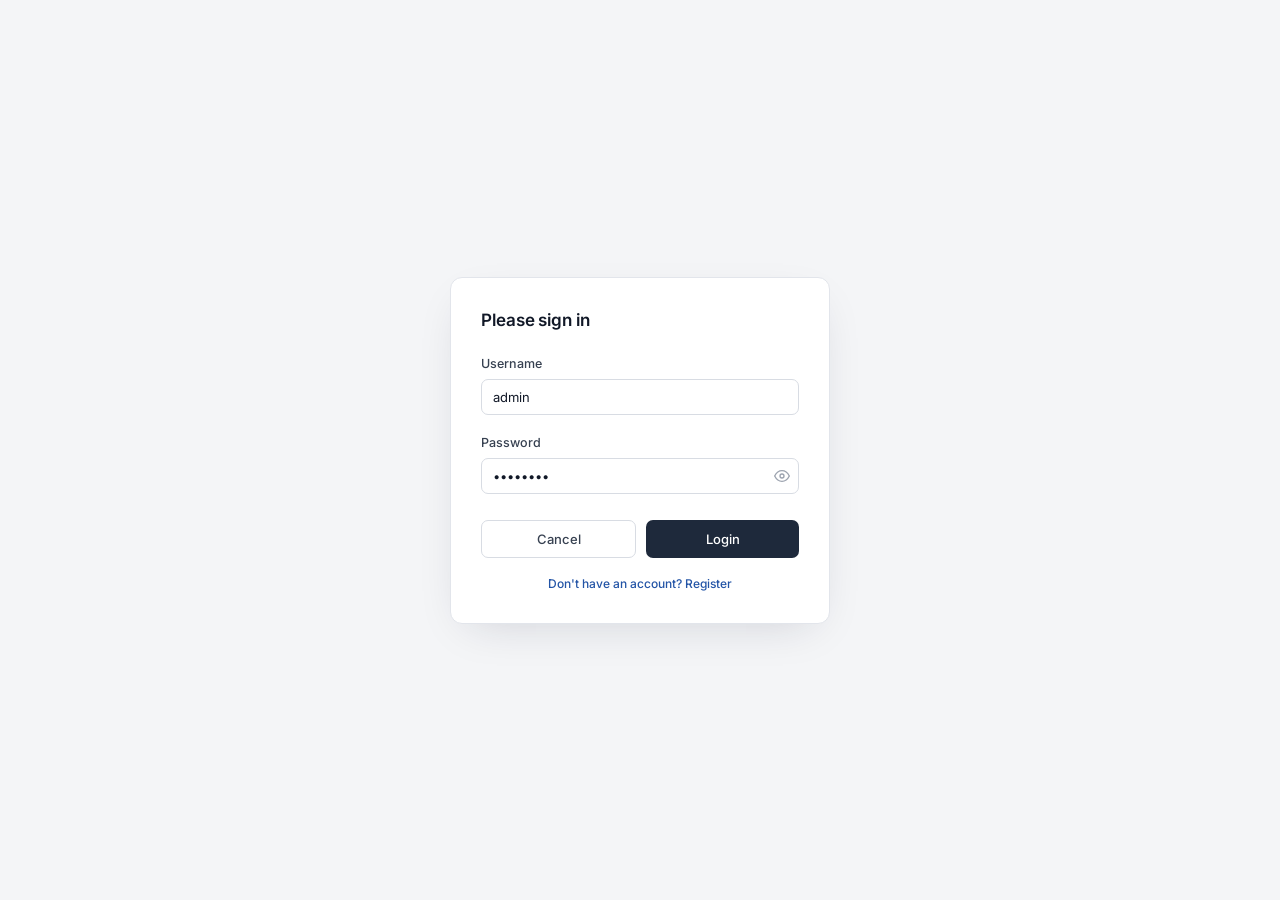
<file: dashboard/frontend/index.html>
<!DOCTYPE html>
<html lang="en">
<head>
<meta charset="utf-8">
<meta name="viewport" content="width=device-width, initial-scale=1">
<title>Incident Triage Console</title>
<link rel="stylesheet" href="style.css">
</head>
<body>
<div id="app"></div>
<script src="script.js" defer></script>
</body>
</html>
</file>
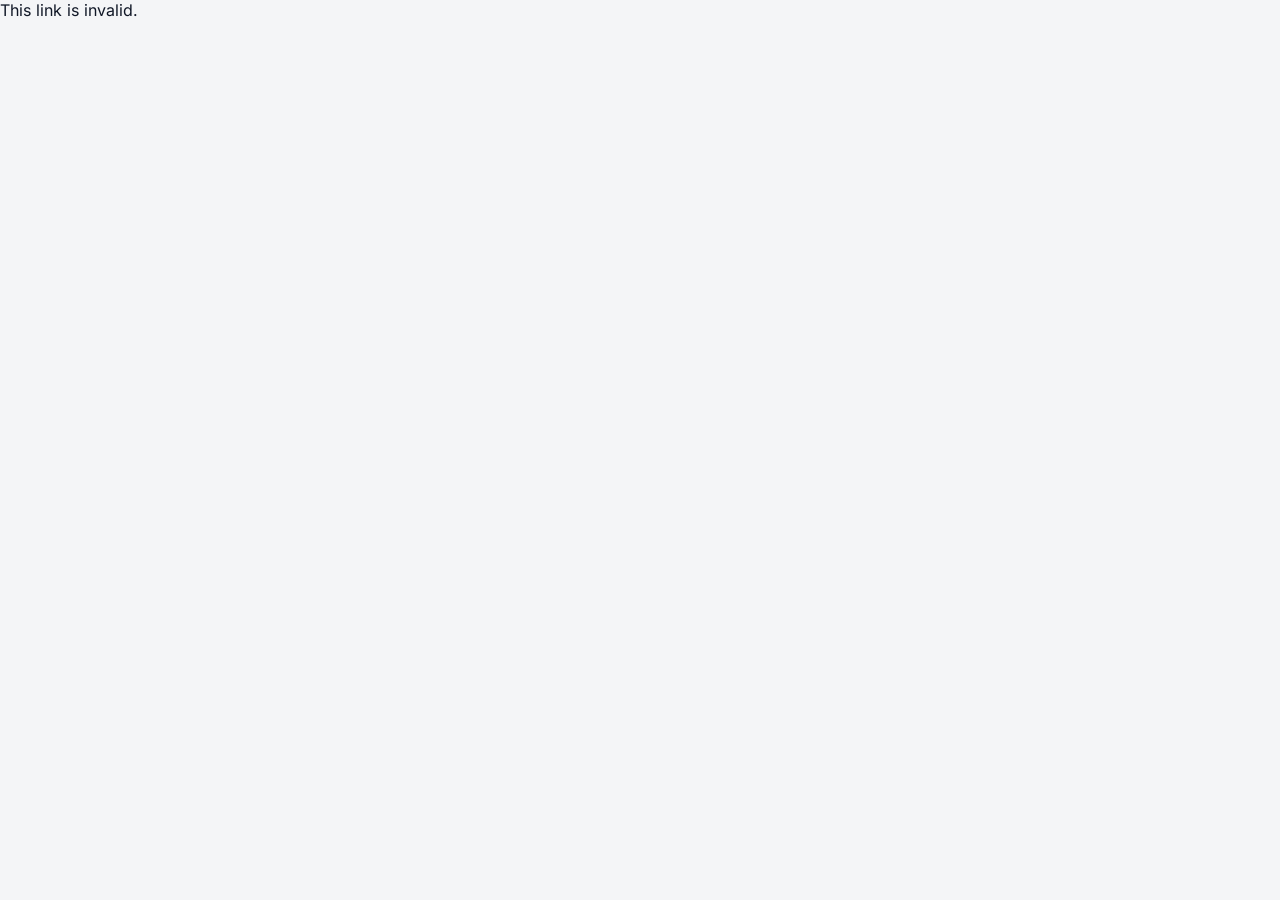
<file: dashboard/frontend/track.html>
<!DOCTYPE html>
<html lang="en">
<head>
<meta charset="utf-8">
<meta name="viewport" content="width=device-width, initial-scale=1">
<title>Track your service ticket</title>
<link rel="stylesheet" href="style.css">
</head>
<body>
<div id="track-app">Loading…</div>
<script src="track.js" defer></script>
</body>
</html>
</file>
<file: dashboard/frontend/style.css>
:root {
  color-scheme: light;

  --bg-page: #f4f5f7;
  --bg-surface: #ffffff;
  --bg-surface-hover: #f3f4f6;
  --bg-subtle: #eef0f3;
  --bg-row-hover: #f9fafb;

  --border: #e2e5eb;
  --border-strong: #d8dce3;
  --border-hover: #c7cdd6;
  --divider-subtle: #f0f0f0;

  --text-primary: #111827;
  --text-secondary: #374151;
  --text-tertiary: #475569;
  --text-muted: #6b7280;
  --text-faint: #9ca3af;
  --text-placeholder: #c7ccd4;

  --link: #334155;
  --link-hover: #1e293b;

  --accent: #2354a6;
  --accent-rgb: 35, 84, 166;
  --accent-ink: #1e293b;
  --accent-ink-hover: #0f172a;

  --danger: #b42318;
  --danger-bg: #fef2f2;
  --danger-bg-hover: #fde8e8;
  --danger-border: #fecaca;

  --success: #227a4c;
  --success-bg: #ecfdf3;
  --success-border: #a9d9b8;

  --avatar-bg: #e2e5eb;
  --avatar-text: #475569;

  --shadow-rgb: 20, 30, 55;
  --overlay-rgb: 17, 24, 39;

  --status-assigned-bg: #fde9d0;   --status-assigned-text: #9a5b16;
  --status-progress-bg: #dbe8fd;   --status-progress-text: #2354a6;
  --status-resolved-bg: #e5ddfb;   --status-resolved-text: #5b3ca6;
  --status-closed-bg: #d9f0e1;     --status-closed-text: #227a4c;

  --status-dot-assigned: #f5b8b0;
  --status-dot-progress: #f8cd9c;
  --status-dot-resolved: #c9b8f0;
  --status-dot-closed: #a9d9b8;

  --priority-warning-row: #ffe6a3;
  --priority-warning-row-hover: #ffd97d;
  --priority-warning-badge-bg: #fff3d6;
  --priority-warning-badge-text: #7a4a05;

  --priority-critical-row: #f7c3c3;
  --priority-critical-row-hover: #f3aaaa;
  --priority-critical-badge-bg: #fde0e0;
  --priority-critical-badge-text: #8f1b12;
}

@media (prefers-color-scheme: dark) {
  :root {
    color-scheme: dark;
    --bg-page: #0f1420;
    --bg-surface: #161b28;
    --bg-surface-hover: #1f2534;
    --bg-subtle: #1c2230;
    --bg-row-hover: #1a202e;

    --border: #262d3d;
    --border-strong: #323a4d;
    --border-hover: #454f66;
    --divider-subtle: #1f2534;

    --text-primary: #eef1f6;
    --text-secondary: #c3c9d6;
    --text-tertiary: #a7afc2;
    --text-muted: #8993a8;
    --text-faint: #626b81;
    --text-placeholder: #454f66;

    --link: #b7c0d6;
    --link-hover: #eef1f6;

    --accent: #6ba0e6;
    --accent-rgb: 107, 160, 230;
    --accent-ink: #3b6fc4;
    --accent-ink-hover: #4a7dd1;

    --danger: #f2685c;
    --danger-bg: #2a1615;
    --danger-bg-hover: #351a19;
    --danger-border: #4a2422;

    --success: #4ade9b;
    --success-bg: #122a1f;
    --success-border: #1f4a34;

    --avatar-bg: #262d3d;
    --avatar-text: #c3c9d6;

    --shadow-rgb: 0, 0, 0;
    --overlay-rgb: 5, 8, 15;

    --status-assigned-bg: #2e2410;   --status-assigned-text: #f0b95c;
    --status-progress-bg: #16233b;   --status-progress-text: #7fb0f2;
    --status-resolved-bg: #241a3b;   --status-resolved-text: #c9aef2;
    --status-closed-bg: #122a1f;     --status-closed-text: #4ade9b;

    --status-dot-assigned: #f0b95c;
    --status-dot-progress: #7fb0f2;
    --status-dot-resolved: #c9aef2;
    --status-dot-closed: #4ade9b;

    --priority-warning-row: #5c4110;
    --priority-warning-row-hover: #715012;
    --priority-warning-badge-bg: #3a2e14;
    --priority-warning-badge-text: #f7c873;

    --priority-critical-row: #5c211d;
    --priority-critical-row-hover: #712923;
    --priority-critical-badge-bg: #351a19;
    --priority-critical-badge-text: #f79c94;
  }
}

/* Explicit overrides for the in-app toggle (script.js sets data-theme on
   <html>) - these win over the OS-preference query in both directions, so a
   manual choice always beats prefers-color-scheme. */
:root[data-theme="dark"] {
  color-scheme: dark;
  --bg-page: #0f1420;
  --bg-surface: #161b28;
  --bg-surface-hover: #1f2534;
  --bg-subtle: #1c2230;
  --bg-row-hover: #1a202e;

  --border: #262d3d;
  --border-strong: #323a4d;
  --border-hover: #454f66;
  --divider-subtle: #1f2534;

  --text-primary: #eef1f6;
  --text-secondary: #c3c9d6;
  --text-tertiary: #a7afc2;
  --text-muted: #8993a8;
  --text-faint: #626b81;
  --text-placeholder: #454f66;

  --link: #b7c0d6;
  --link-hover: #eef1f6;

  --accent: #6ba0e6;
  --accent-rgb: 107, 160, 230;
  --accent-ink: #3b6fc4;
  --accent-ink-hover: #4a7dd1;

  --danger: #f2685c;
  --danger-bg: #2a1615;
  --danger-bg-hover: #351a19;
  --danger-border: #4a2422;

  --success: #4ade9b;
  --success-bg: #122a1f;
  --success-border: #1f4a34;

  --avatar-bg: #262d3d;
  --avatar-text: #c3c9d6;

  --shadow-rgb: 0, 0, 0;
  --overlay-rgb: 5, 8, 15;

  --status-assigned-bg: #2e2410;   --status-assigned-text: #f0b95c;
  --status-progress-bg: #16233b;   --status-progress-text: #7fb0f2;
  --status-resolved-bg: #241a3b;   --status-resolved-text: #c9aef2;
  --status-closed-bg: #122a1f;     --status-closed-text: #4ade9b;

  --status-dot-assigned: #f0b95c;
  --status-dot-progress: #7fb0f2;
  --status-dot-resolved: #c9aef2;
  --status-dot-closed: #4ade9b;

  --priority-warning-row: #5c4110;
  --priority-warning-row-hover: #715012;
  --priority-warning-badge-bg: #3a2e14;
  --priority-warning-badge-text: #f7c873;

  --priority-critical-row: #5c211d;
  --priority-critical-row-hover: #712923;
  --priority-critical-badge-bg: #351a19;
  --priority-critical-badge-text: #f79c94;
}
:root[data-theme="light"] {
  color-scheme: light;
  --bg-page: #f4f5f7; --bg-surface: #ffffff; --bg-surface-hover: #f3f4f6;
  --bg-subtle: #eef0f3; --bg-row-hover: #f9fafb;
  --border: #e2e5eb; --border-strong: #d8dce3; --border-hover: #c7cdd6; --divider-subtle: #f0f0f0;
  --text-primary: #111827; --text-secondary: #374151; --text-tertiary: #475569;
  --text-muted: #6b7280; --text-faint: #9ca3af; --text-placeholder: #c7ccd4;
  --link: #334155; --link-hover: #1e293b;
  --accent: #2354a6; --accent-rgb: 35, 84, 166;
  --accent-ink: #1e293b; --accent-ink-hover: #0f172a;
  --danger: #b42318; --danger-bg: #fef2f2; --danger-bg-hover: #fde8e8; --danger-border: #fecaca;
  --success: #227a4c; --success-bg: #ecfdf3; --success-border: #a9d9b8;
  --avatar-bg: #e2e5eb; --avatar-text: #475569;
  --shadow-rgb: 20, 30, 55; --overlay-rgb: 17, 24, 39;
  --status-assigned-bg: #fde9d0; --status-assigned-text: #9a5b16;
  --status-progress-bg: #dbe8fd; --status-progress-text: #2354a6;
  --status-resolved-bg: #e5ddfb; --status-resolved-text: #5b3ca6;
  --status-closed-bg: #d9f0e1;   --status-closed-text: #227a4c;
  --status-dot-assigned: #f5b8b0; --status-dot-progress: #f8cd9c;
  --status-dot-resolved: #c9b8f0; --status-dot-closed: #a9d9b8;
  --priority-warning-row: #ffe6a3; --priority-warning-row-hover: #ffd97d;
  --priority-warning-badge-bg: #fff3d6; --priority-warning-badge-text: #7a4a05;
  --priority-critical-row: #f7c3c3; --priority-critical-row-hover: #f3aaaa;
  --priority-critical-badge-bg: #fde0e0; --priority-critical-badge-text: #8f1b12;
}

/* Self-hosted (no Google Fonts CDN call) - Inter ships as a single variable
   file covering weights 400-700 in one download; IBM Plex Mono doesn't have
   a variable build so each weight is its own static file. Latin subset only
   - the UI's Thai strings already render via the system-ui/sans-serif
   fallback today (the CDN version never served Thai glyphs for these
   families either), so this is a hosting change, not a coverage change. */
@font-face {
  font-family: 'Inter';
  font-style: normal;
  font-weight: 400 700;
  font-display: swap;
  src: url('fonts/inter-var-latin.woff2') format('woff2');
  unicode-range: U+0000-00FF, U+0131, U+0152-0153, U+02BB-02BC, U+02C6, U+02DA, U+02DC, U+0304, U+0308, U+0329, U+2000-206F, U+20AC, U+2122, U+2191, U+2193, U+2212, U+2215, U+FEFF, U+FFFD;
}
@font-face {
  font-family: 'IBM Plex Mono';
  font-style: normal;
  font-weight: 400;
  font-display: swap;
  src: url('fonts/plex-mono-400-latin.woff2') format('woff2');
  unicode-range: U+0000-00FF, U+0131, U+0152-0153, U+02BB-02BC, U+02C6, U+02DA, U+02DC, U+0304, U+0308, U+0329, U+2000-206F, U+20AC, U+2122, U+2191, U+2193, U+2212, U+2215, U+FEFF, U+FFFD;
}
@font-face {
  font-family: 'IBM Plex Mono';
  font-style: normal;
  font-weight: 600;
  font-display: swap;
  src: url('fonts/plex-mono-600-latin.woff2') format('woff2');
  unicode-range: U+0000-00FF, U+0131, U+0152-0153, U+02BB-02BC, U+02C6, U+02DA, U+02DC, U+0304, U+0308, U+0329, U+2000-206F, U+20AC, U+2122, U+2191, U+2193, U+2212, U+2215, U+FEFF, U+FFFD;
}
@font-face {
  font-family: 'IBM Plex Mono';
  font-style: normal;
  font-weight: 700;
  font-display: swap;
  src: url('fonts/plex-mono-700-latin.woff2') format('woff2');
  unicode-range: U+0000-00FF, U+0131, U+0152-0153, U+02BB-02BC, U+02C6, U+02DA, U+02DC, U+0304, U+0308, U+0329, U+2000-206F, U+20AC, U+2122, U+2191, U+2193, U+2212, U+2215, U+FEFF, U+FFFD;
}

* { margin: 0; padding: 0; box-sizing: border-box; }

body {
  background: var(--bg-page);
  font-family: 'Inter', system-ui, sans-serif;
  color: var(--text-primary);
}
a { color: var(--link); }
a:hover { color: var(--link-hover); }
input::placeholder { color: var(--text-placeholder); }
select { appearance: none; -webkit-appearance: none; }
button { font-family: inherit; }

.mono { font-family: 'IBM Plex Mono', monospace; }

/* ---------- API error banner (shown on any view) ---------- */
.api-error {
  display: flex;
  align-items: center;
  justify-content: space-between;
  gap: 12px;
  margin-bottom: 16px;
  font-size: 12.5px;
  color: var(--danger);
  background: var(--danger-bg);
  border: 1px solid var(--danger-border);
  border-radius: 7px;
  padding: 8px 12px;
}
.api-error button {
  border: none;
  background: transparent;
  color: var(--danger);
  cursor: pointer;
  font-size: 13px;
  line-height: 1;
  padding: 2px 4px;
}

/* ---------- Login ---------- */
.login-page {
  min-height: 100vh;
  display: flex;
  align-items: center;
  justify-content: center;
  padding: 24px;
}
.login-card {
  width: 380px;
  background: var(--bg-surface);
  border: 1px solid var(--border);
  border-radius: 12px;
  padding: 32px 30px;
  box-shadow: 0 14px 44px -18px rgba(var(--shadow-rgb), .18);
}
.login-title {
  font-weight: 600;
  font-size: 17px;
  color: var(--text-primary);
  letter-spacing: -.1px;
}
.login-error {
  margin-top: 14px;
  font-size: 12px;
  color: var(--danger);
  background: var(--danger-bg);
  border: 1px solid var(--danger-border);
  border-radius: 7px;
  padding: 8px 11px;
}
.login-success {
  margin-top: 14px;
  font-size: 12px;
  color: var(--success);
  background: var(--success-bg);
  border: 1px solid var(--success-border);
  border-radius: 7px;
  padding: 8px 11px;
}
.login-subtitle { margin-top: 6px; font-size: 12.5px; color: var(--text-muted); }
.field-hint { margin-top: 5px; font-size: 11px; color: var(--text-faint); }
.login-footer-link {
  margin-top: 18px; text-align: center; font-size: 12px; color: var(--text-muted);
}
.login-footer-link span { color: var(--accent); cursor: pointer; font-weight: 500; }
.login-footer-link span:hover { text-decoration: underline; }
.field { margin-top: 16px; }
.field-label { font-size: 12.5px; font-weight: 500; color: var(--text-secondary); }
.text-input {
  width: 100%;
  margin-top: 7px;
  border: 1px solid var(--border-strong);
  border-radius: 7px;
  padding: 9px 11px;
  font-family: inherit;
  font-size: 13px;
  color: var(--text-primary);
  background: var(--bg-surface);
  outline: none;
}
.password-field { position: relative; margin-top: 7px; }
.password-field .text-input { margin-top: 0; padding-right: 34px; }
.visibility-toggle {
  position: absolute;
  right: 0; top: 0; height: 100%; width: 34px;
  border: none; background: transparent;
  display: flex; align-items: center; justify-content: center;
  cursor: pointer; color: var(--text-faint); padding: 0;
}
.login-actions { display: flex; gap: 10px; margin-top: 26px; }
.login-actions .btn { flex: 1; }

/* ---------- Buttons ---------- */
.btn {
  border: 1px solid var(--border-strong);
  background: var(--bg-surface);
  border-radius: 7px;
  padding: 10px 0;
  font-size: 13px;
  font-weight: 500;
  color: var(--text-secondary);
  cursor: pointer;
}
.btn:hover { background: var(--bg-surface-hover); }
.btn-primary {
  border: none;
  background: var(--accent-ink);
  color: #fff;
}
.btn-primary:hover { background: var(--accent-ink-hover); }
.btn-outline {
  display: flex;
  align-items: center;
  gap: 6px;
  border: 1px solid var(--border);
  background: var(--bg-surface);
  border-radius: 7px;
  padding: 7px 12px;
  font-size: 12.5px;
  color: var(--text-secondary);
  cursor: pointer;
}
.btn-outline:hover { background: var(--bg-surface-hover); }
.btn-dark {
  display: flex;
  align-items: center;
  gap: 7px;
  border: 1px solid var(--accent-ink);
  background: var(--accent-ink);
  color: #fff;
  border-radius: 7px;
  padding: 8px 14px;
  font-size: 13px;
  cursor: pointer;
}
.btn-dark:hover { background: var(--accent-ink-hover); }
.icon-btn {
  width: 24px; height: 24px;
  border: none; background: transparent;
  border-radius: 5px; cursor: pointer;
  display: flex; align-items: center; justify-content: center;
  color: var(--text-faint); padding: 0;
}
.icon-btn:hover { background: var(--bg-surface-hover); }
.icon-btn-active { color: var(--danger); }
.icon-btn-active:hover { background: var(--danger-bg); }
.icon-btn-outline {
  width: 26px; height: 26px;
  border: 1px solid var(--border); background: var(--bg-surface);
  border-radius: 6px; cursor: pointer;
  display: flex; align-items: center; justify-content: center;
  color: var(--text-tertiary); padding: 0; flex: none;
}
.icon-btn-outline:hover { background: var(--bg-surface-hover); }

/* ---------- App shell ---------- */
.app-shell { min-height: 100vh; display: flex; }

.sidebar {
  width: 216px; flex: none;
  background: var(--bg-surface);
  border-right: 1px solid var(--border);
  display: flex; flex-direction: column;
  padding: 20px 14px;
}
.sidebar-header {
  display: flex; align-items: center; justify-content: space-between;
  gap: 6px;
  padding: 0 8px 20px;
}
.sidebar-header-actions { display: flex; align-items: center; gap: 4px; }
.sidebar-title { font-weight: 600; font-size: 13px; color: var(--text-primary); }
.sidebar-nav { padding: 4px 0; }
.sidebar-nav-item {
  display: flex; align-items: center; gap: 8px;
  padding: 8px 10px; border-radius: 7px;
  font-size: 13px; font-weight: 500; color: var(--text-secondary); cursor: pointer;
}
.sidebar-nav-item:hover { background: var(--bg-surface-hover); }
.sidebar-nav-item.active { background: var(--bg-subtle); color: var(--text-primary); }
.sidebar-nav-icon {
  display: inline-flex; width: 16px; height: 16px; flex: none;
  align-items: center; justify-content: center; color: var(--text-faint);
}
.sidebar-nav-item.active .sidebar-nav-icon { color: var(--accent); }
.nav-badge {
  display: inline-flex; align-items: center; justify-content: center;
  min-width: 17px; height: 17px; padding: 0 4px; margin-left: auto;
  background: var(--danger); color: #fff; border-radius: 20px;
  font: 600 10px 'IBM Plex Mono', monospace;
}
.sidebar-footer { margin-top: auto; padding-top: 14px; }
.sidebar-user { display: flex; align-items: center; gap: 10px; padding: 8px 10px; }
.avatar {
  width: 30px; height: 30px; border-radius: 50%;
  background: var(--avatar-bg); color: var(--avatar-text);
  display: flex; align-items: center; justify-content: center;
  font: 600 12px 'IBM Plex Mono', monospace; flex: none;
  box-shadow: 0 0 0 2px var(--border-strong);
}
.user-name {
  font-size: 12.5px; font-weight: 600; color: var(--text-primary);
  white-space: nowrap; overflow: hidden; text-overflow: ellipsis;
}
.user-role { margin-top: 4px; line-height: 1; }
.team-chip {
  display: inline-flex; align-items: center; gap: 3px;
  padding: 1px 6px 1px 5px; border-radius: 4px;
  background: var(--bg-subtle); color: var(--text-tertiary);
  font: 600 8.5px 'IBM Plex Mono', monospace; letter-spacing: .3px;
}
.team-chip::before {
  content: ''; width: 4px; height: 4px; border-radius: 50%;
  background: currentColor; flex: none;
}
.team-chip-admin { background: var(--danger-bg); color: var(--danger); }
.logout {
  display: flex; align-items: center; gap: 9px;
  padding: 8px 10px; border-radius: 7px;
  font-size: 13px; color: var(--danger); margin-top: 2px; cursor: pointer;
}
.logout:hover { background: var(--danger-bg); }
.logout-icon { width: 16px; height: 16px; flex: none; display: flex; align-items: center; justify-content: center; }

.main { flex: 1; min-width: 0; padding: 36px 40px; }
.main-inner { max-width: 1180px; margin: 0 auto; }

.page-header { display: flex; align-items: center; gap: 12px; margin-bottom: 14px; }
.page-title { font-weight: 600; font-size: 18px; color: var(--text-primary); letter-spacing: -.1px; }
.page-header .btn-outline { margin-left: auto; }
.page-header-actions { display: flex; align-items: center; gap: 8px; margin-left: auto; }
.page-header-actions .btn-outline { margin-left: 0; }
/* Same red as the danger badges elsewhere, not the neutral Refresh button -
   an incoming handover is waiting on a decision, not routine navigation. */
.handover-btn { border-color: var(--danger-border); color: var(--danger); }
.handover-btn:hover { background: var(--danger-bg); }
.handover-btn .nav-badge { margin-left: 0; }

.breadcrumb { display: flex; align-items: center; gap: 6px; font-size: 12px; color: var(--text-faint); }
.breadcrumb-link { color: var(--text-faint); cursor: pointer; }
.breadcrumb-current { color: var(--text-tertiary); font-weight: 500; }

/* ---------- Dashboard toolbar ---------- */
.toolbar { display: flex; align-items: center; gap: 12px; flex-wrap: wrap; margin-bottom: 16px; }
.upload-info { display: flex; align-items: center; gap: 8px; font-size: 12px; color: var(--text-tertiary); }
.triage-banner {
  margin-bottom: 22px; font-size: 12.5px; color: var(--text-muted); cursor: pointer;
  display: inline-flex; align-items: center; gap: 7px;
}
.triage-banner-count { font-weight: 600; color: var(--text-primary); }
.triage-banner-link { color: var(--accent); font-weight: 500; }

/* ---------- Group cards ---------- */
.groups-grid { display: grid; grid-template-columns: repeat(5, minmax(0, 1fr)); gap: 14px; }
.group-card {
  min-width: 0; display: flex; flex-direction: column;
  align-items: center; text-align: center;
  background: var(--bg-surface); border: 1px solid var(--border); border-radius: 10px;
  padding: 20px 12px 18px; cursor: pointer;
  transition: box-shadow .15s, border-color .15s;
}
.group-card:hover { box-shadow: 0 6px 18px -8px rgba(var(--shadow-rgb), .18); border-color: var(--border-hover); }
.group-tag {
  width: 40px; height: 40px; border-radius: 50%;
  background: var(--accent-ink); color: #fff;
  font: 600 10px 'IBM Plex Mono', monospace;
  display: flex; align-items: center; justify-content: center;
  margin-bottom: 10px; letter-spacing: .2px;
}
/* wrapper ที่ใช้ position badge overdue บน group-tag circle */
.group-tag-wrap { position: relative; display: inline-flex; margin-bottom: 10px; }
.group-tag-wrap .group-tag { margin-bottom: 0; }
.group-overdue-badge { position: absolute; top: -4px; right: -8px; }
.group-owner { font-size: 11px; color: var(--text-faint); }
.group-divider { width: 100%; height: 1px; background: var(--bg-subtle); margin: 14px 0 10px; }
.group-divider-tight { width: 100%; height: 1px; background: var(--bg-subtle); margin: 0 0 12px; }
.group-total { display: flex; align-items: baseline; gap: 6px; margin-bottom: 10px; }
.group-total-num { font: 700 20px 'IBM Plex Mono', monospace; color: var(--text-primary); }
.group-total-label { font-size: 10.5px; color: var(--text-faint); }
.group-statuses { width: 100%; display: flex; flex-direction: column; gap: 6px; }
.group-status-row { display: flex; align-items: center; justify-content: space-between; font-size: 11px; }
.group-status-label { display: flex; align-items: center; gap: 6px; color: var(--text-muted); }
.group-status-count { font: 600 11px 'IBM Plex Mono', monospace; color: var(--text-secondary); }

.status-dot { width: 6px; height: 6px; border-radius: 50%; }
.status-dot[data-status="Assigned"] { background: var(--status-dot-assigned); }
.status-dot[data-status="In Progress"] { background: var(--status-dot-progress); }
.status-dot[data-status="Resolved"] { background: var(--status-dot-resolved); }
.status-dot[data-status="Closed"] { background: var(--status-dot-closed); }

/* ---------- Tables ---------- */
.table-card { background: var(--bg-surface); border: 1px solid var(--border); border-radius: 10px; overflow: hidden; }
.table-scroll { overflow-x: auto; }
table { width: 100%; border-collapse: collapse; font-size: 12.5px; }
/* Only the triage/detail tables carry a <colgroup> (see renderColGroup() in
   script.js) - those widths are just a starting hint now (table-layout:
   auto), not a hard cap. A column grows past its hinted width to fit its
   longest cell instead of ellipsis-truncating it — see td.ellipsis below —
   so the whole table can end up wider than its container, in which case
   .table-scroll's horizontal scrollbar is how you reach the rest of it. */
thead tr { border-bottom: 1px solid var(--border); }
th { text-align: left; padding: 11px 14px; font-weight: 600; color: var(--text-secondary); white-space: nowrap; }
tbody tr { border-bottom: 1px solid var(--bg-subtle); }
tbody tr:hover { background: var(--bg-row-hover); }
/* TT ที่เพิ่งโผล่มาใหม่จาก poll ล่าสุด (~10 วิ) — กันตกหล่น (BRIEF ข้อ 4.5) */
tbody tr.row-new-ticket { animation: row-new-ticket-fade 10s ease-out forwards; }
@keyframes row-new-ticket-fade {
  0% { background: var(--status-assigned-bg, rgba(245, 166, 35, .25)); }
  100% { background: transparent; }
}
td { padding: 12px 14px; color: var(--text-secondary); white-space: nowrap; }
td.wrap { white-space: normal; }
/* ไม่ตัดข้อความด้วย ... อีกต่อไป (เอา overflow:hidden/text-overflow ออก) — ปล่อยให้
   คอลัมน์ขยายกว้างขึ้นตามเนื้อหาจริงแทน แล้วเลื่อนดูส่วนที่เกินด้วย scrollbar แนวนอน */
td.ellipsis { white-space: nowrap; }
td.ticket-id { font: 600 12px 'IBM Plex Mono', monospace; color: var(--text-primary); }

/* ---------- Column headers (fixed — no drag/resize) ---------- */
th.col-header { position: relative; user-select: none; }
.col-header-label { overflow: hidden; text-overflow: ellipsis; display: block; }

.priority-chip { display: inline-block; font-size: 11px; font-weight: 700; padding: 2px 8px; border-radius: 20px; border: 1.5px solid currentColor; }
.badge { display: inline-block; font-size: 11px; font-weight: 500; padding: 3px 9px; border-radius: 20px; }
.badge[data-status="Assigned"] { background: var(--status-assigned-bg); color: var(--status-assigned-text); }
.badge[data-status="In Progress"] { background: var(--status-progress-bg); color: var(--status-progress-text); }
.badge[data-status="Resolved"] { background: var(--status-resolved-bg); color: var(--status-resolved-text); }
.badge[data-status="Closed"] { background: var(--status-closed-bg); color: var(--status-closed-text); }
.badge:not([data-status]) { background: var(--bg-subtle); color: var(--text-tertiary); }

.ack-done { font-size: 11.5px; color: var(--success); font-weight: 500; }
.ack-btn {
  border: 1px solid var(--border-strong); background: var(--bg-surface); border-radius: 6px;
  padding: 5px 11px; font-size: 11.5px; color: var(--text-secondary); cursor: pointer;
}
.ack-btn:hover { background: var(--bg-surface-hover); }
.ack-btn:disabled { opacity: .5; cursor: not-allowed; }
.ack-btn:disabled:hover { background: var(--bg-surface); }

.select-wrap { position: relative; }
.raw-select {
  appearance: none; font-family: inherit; font-size: 12.5px; color: var(--text-primary);
  background: var(--bg-surface); border: 1px solid var(--border-strong); border-radius: 6px;
  padding: 6px 26px 6px 10px; cursor: pointer;
}
.select-arrow {
  position: absolute; right: 9px; top: 50%; transform: translateY(-50%);
  pointer-events: none; color: var(--text-faint); font-size: 9px;
}

.empty-state { text-align: center; color: var(--text-faint); font-size: 13px; padding: 40px 0; }

/* ---------- Triage proposal (any team suggests, admin confirms) ---------- */
.proposal-cell { display: flex; flex-direction: column; align-items: flex-start; gap: 4px; white-space: normal; }
.proposal-tag {
  display: inline-block; padding: 2px 8px; border-radius: 4px;
  background: rgba(var(--accent-rgb), .12); color: var(--accent);
  font: 600 11px 'IBM Plex Mono', monospace;
}
.proposal-by { font-size: 10.5px; color: var(--text-faint); }
.proposal-status { font-size: 10.5px; color: var(--text-muted); font-style: italic; }
.proposal-actions { display: flex; gap: 6px; margin-top: 2px; }
.proposal-actions .btn-outline, .proposal-actions .ack-btn { padding: 4px 10px; font-size: 11px; }

/* ---------- Detail view controls ---------- */
.detail-toolbar { display: flex; align-items: flex-end; gap: 22px; flex-wrap: wrap; margin: 26px 0 18px; }
.search-box {
  display: flex; align-items: center; gap: 8px;
  background: var(--bg-surface); border: 1px solid var(--border-strong); border-radius: 7px;
  padding: 8px 11px; min-width: 240px; height: 34px;
  color: var(--text-faint);
}
.search-box input {
  border: none; outline: none; font-family: inherit; font-size: 13px;
  color: var(--text-primary); background: transparent; width: 100%;
}
.search-label { font-size: 11.5px; color: var(--text-muted); margin-bottom: 6px; }

/* ---------- Bulk selection bar (multi-select assign) ---------- */
.bulk-bar {
  display: flex; align-items: center; gap: 12px;
  background: rgba(var(--accent-rgb), .08);
  border: 1px solid rgba(var(--accent-rgb), .25);
  border-radius: 8px; padding: 10px 14px; margin-bottom: 14px;
  font-size: 12.5px; color: var(--text-secondary);
}
.bulk-bar-clear { margin-left: auto; color: var(--text-muted); cursor: pointer; }
.bulk-bar-clear:hover { color: var(--text-primary); text-decoration: underline; }

/* ---------- Loading bar (runBusy()) ---------- */
.busy-bar {
  position: fixed; top: 0; left: 0; right: 0; height: 3px;
  z-index: 100; background: rgba(var(--accent-rgb), .12); overflow: hidden;
}
.busy-bar-fill {
  position: absolute; top: 0; bottom: 0; left: -30%; width: 30%;
  background: var(--accent); border-radius: 2px;
  animation: busy-bar-slide 1.1s ease-in-out infinite;
}
@keyframes busy-bar-slide {
  0% { left: -30%; }
  55% { left: 100%; }
  100% { left: 100%; }
}
@media (prefers-reduced-motion: reduce) {
  .busy-bar-fill { animation: none; left: 0; width: 100%; opacity: .5; }
}

/* ---------- Confirm dialog ---------- */
.modal-overlay {
  position: fixed; inset: 0; z-index: 90;
  background: rgba(var(--overlay-rgb), .5);
  display: flex; align-items: center; justify-content: center;
  padding: 24px;
}
.modal-card {
  width: 100%; max-width: 360px;
  background: var(--bg-surface); border: 1px solid var(--border); border-radius: 12px;
  padding: 22px 22px 18px;
  box-shadow: 0 20px 50px -18px rgba(var(--shadow-rgb), .45);
}
.modal-body { font-size: 13.5px; color: var(--text-primary); line-height: 1.5; }
.modal-actions { display: flex; justify-content: flex-end; gap: 10px; margin-top: 20px; }
.modal-actions .btn, .modal-actions .btn-primary { padding: 8px 16px; }

/* ---------- Pagination ---------- */
.pagination {
  display: flex; align-items: center; justify-content: space-between;
  gap: 12px; margin-top: 14px; flex-wrap: wrap;
}
.pagination-info { font-size: 12px; color: var(--text-muted); }
.pagination-controls { display: flex; gap: 8px; }
.pagination-controls .btn-outline:disabled { opacity: .45; cursor: not-allowed; }
.pagination-controls .btn-outline:disabled:hover { background: var(--bg-surface); }

/* ---------- Priority highlighting (SLA-based row colour) ---------- */
tr[data-priority="warning"] { background: var(--priority-warning-row); }
tr[data-priority="warning"]:hover { background: var(--priority-warning-row-hover); }
tr[data-priority="warning"] td { color: var(--text-primary); }
tr[data-priority="critical"] { background: var(--priority-critical-row); }
tr[data-priority="critical"]:hover { background: var(--priority-critical-row-hover); }
tr[data-priority="critical"] td { color: var(--text-primary); }

/* Key above a ticket table so the row colours are readable at a glance */
.priority-legend { display: flex; align-items: center; gap: 16px; font-size: 11.5px; color: var(--text-muted); }
.priority-legend-item { display: inline-flex; align-items: center; gap: 6px; }
.priority-legend-dot { width: 10px; height: 10px; border-radius: 3px; }
.priority-legend-dot[data-priority="warning"] { background: var(--priority-warning-row); border: 1px solid var(--priority-warning-badge-text); }
.priority-legend-dot[data-priority="critical"] { background: var(--priority-critical-row); border: 1px solid var(--priority-critical-badge-text); }

/* ---------- Customer-update SLA badge (1-hour recurring reminder) ----------
   Reuses the existing priority-warning/critical tokens (same yellow/red as
   the SLA row highlighting above) so it reads as the same severity language
   app-wide, rather than introducing a third unrelated color scheme. */
.sla-badge {
  display: inline-block; font-size: 11.5px; font-weight: 600;
  padding: 3px 9px; border-radius: 999px; white-space: nowrap;
}
.sla-badge-safe { background: var(--success-bg); color: var(--success); }
.sla-badge-warning { background: var(--priority-warning-badge-bg); color: var(--priority-warning-badge-text); }
.sla-badge-overdue { background: var(--priority-critical-badge-bg); color: var(--priority-critical-badge-text); animation: sla-pulse 1.6s ease-in-out infinite; }
@keyframes sla-pulse { 0%, 100% { opacity: 1; } 50% { opacity: .55; } }
@media (prefers-reduced-motion: reduce) {
  .sla-badge-overdue { animation: none; }
}

/* ---------- Sidebar collapse/expand animation (View Transitions) ----------
   toggleSidebar() in script.js wraps the state change in startViewTransition;
   naming the two regions lets the browser tween the sidebar sliding out and
   the content reflowing to fill the space. Guarded by reduced-motion both
   here and in JS. Browsers without the API just get the instant swap. */
@media (prefers-reduced-motion: no-preference) {
  .sidebar { view-transition-name: csmc-sidebar; }
  .main { view-transition-name: csmc-main; }

  ::view-transition-group(csmc-sidebar),
  ::view-transition-group(csmc-main) {
    animation-duration: .26s;
    animation-timing-function: cubic-bezier(.4, 0, .2, 1);
  }
  ::view-transition-old(csmc-sidebar) { animation: csmc-sidebar-out .26s cubic-bezier(.4, 0, .2, 1) both; }
  ::view-transition-new(csmc-sidebar) { animation: csmc-sidebar-in .26s cubic-bezier(.4, 0, .2, 1) both; }
}
@keyframes csmc-sidebar-out { to { transform: translateX(-100%); opacity: 0; } }
@keyframes csmc-sidebar-in { from { transform: translateX(-100%); opacity: 0; } }

/* ---------- Overdue banner (detail view — แจ้งเตือน + ปุ่ม dismiss) ---------- */
.overdue-banner {
  display: flex; align-items: center; gap: 8px; flex-wrap: wrap;
  font-size: 12.5px; color: var(--text-muted);
  background: var(--danger-bg); border: 1px solid var(--danger-border);
  border-radius: 7px; padding: 8px 12px; margin-bottom: 14px;
}
.overdue-banner-count { font-weight: 700; color: var(--danger); font-size: 13px; }
.banner-dismiss {
  margin-left: auto; border: none; background: transparent;
  color: var(--text-faint); cursor: pointer; font-size: 13px;
  line-height: 1; padding: 2px 4px; font-family: inherit;
}
.banner-dismiss:hover { color: var(--text-primary); }
.overdue-filter-bar {
  font-size: 12px; color: var(--text-muted); margin-bottom: 10px;
  display: flex; align-items: center; gap: 8px;
}

/* In Progress dashboard, timeline, handover form, tracking page - reuses
   existing design tokens only, so both themes already apply with zero
   extra work. */
.inprogress-row { cursor: pointer; }
.inprogress-row:hover { background: var(--bg-surface-hover); }
/* A colleague proposed handing this specific ticket to the logged-in user -
   highlighted so it doesn't get missed among an otherwise plain list. */
.inprogress-row-incoming { background: rgba(var(--accent-rgb), .06); }
.inprogress-row-incoming:hover { background: rgba(var(--accent-rgb), .1); }
/* Boxed like .overdue-banner (not the plain-text .triage-banner) -
   deliberately louder, since missing an incoming handover means a ticket
   silently sits un-owned until someone happens to notice it. */
.handover-banner {
  display: flex; align-items: center; gap: 8px; flex-wrap: wrap;
  font-size: 12.5px; color: var(--text-muted);
  background: var(--danger-bg); border: 1px solid var(--danger-border);
  border-radius: 7px; padding: 8px 12px; margin-bottom: 16px;
}
.handover-banner-count { font-weight: 700; color: var(--danger); font-size: 13px; }
.handover-pending { font-size: 11.5px; color: var(--text-muted); }
.handover-form { display: inline-flex; gap: 6px; align-items: center; }
.handover-incoming { display: inline-flex; gap: 8px; align-items: center; flex-wrap: wrap; }
.handover-incoming-label { font-size: 11.5px; font-weight: 600; color: var(--accent); display: inline-flex; align-items: center; gap: 4px; }

.sub-status-timeline { display: flex; gap: 6px; flex-wrap: wrap; }
.timeline-step {
  display: inline-flex; align-items: center; gap: 4px;
  font-size: 11px; padding: 3px 9px; border-radius: 999px;
  border: 1px solid var(--border-strong); background: var(--bg-surface-hover); color: var(--text-muted);
}
button.timeline-step { cursor: pointer; font-family: inherit; }
.timeline-step.done { border-color: var(--success); color: var(--success); }

.detail-owner-label { font-size: 12.5px; color: var(--text-muted); }

.stepper { margin-bottom: 20px; }
.stepper-track { position: relative; display: flex; justify-content: space-between; align-items: flex-start; }
/* border-strong, not bg-surface-hover: that token sits almost exactly on
   top of the page background (#f3f4f6 vs #f4f5f7) so the "not reached yet"
   portion of the line was rendering but effectively invisible - it looked
   like the line just stopped instead of continuing in a muted color.
   No left/width here - layoutSteppers() (script.js) sets both in pixels
   after every render, measured from the actual circle positions, since
   circles aren't evenly spaced (space-between with content-sized labels). */
.stepper-line-base { position: absolute; top: 18px; height: 3px; background: var(--border-strong); border-radius: 999px; z-index: 0; }
.stepper-line-fill { position: absolute; top: 18px; height: 3px; background: var(--accent); border-radius: 999px; z-index: 0; }
.stepper-step {
  position: relative; z-index: 1; display: flex; flex-direction: column; align-items: center; gap: 6px;
  background: none; border: none; font-family: inherit; cursor: pointer; padding: 0;
}
.stepper-circle {
  width: 36px; height: 36px; border-radius: 999px; display: flex; align-items: center; justify-content: center;
  background: rgba(var(--accent-rgb), .12); color: var(--accent); border: 2px solid var(--bg-surface);
}
/* Solid fill always means "real progress reached this step", independent of
   which step is currently selected for viewing - clicking around must never
   look like progress moved. "viewing" only adds a ring on top of whatever
   fill (done or not) the circle already has. */
.stepper-circle.done { background: var(--accent); color: #fff; }
.stepper-circle.viewing { box-shadow: 0 0 0 3px var(--bg-page), 0 0 0 5px var(--accent); }
.stepper-label { font-size: 11px; color: var(--text-muted); text-align: center; white-space: nowrap; }
.stepper-label.viewing { color: var(--accent); font-weight: 600; }
.detail-cards { display: grid; grid-template-columns: minmax(260px, 400px) 1fr; gap: 20px; align-items: start; }
@media (max-width: 800px) { .detail-cards { grid-template-columns: 1fr; } }

.status-card, .description-card {
  border: 1px solid var(--border); border-radius: 10px; background: var(--bg-surface); padding: 20px;
}
.status-card-header { display: flex; align-items: flex-start; gap: 12px; }
.status-card-icon {
  width: 44px; height: 44px; border-radius: 999px; flex-shrink: 0;
  display: flex; align-items: center; justify-content: center;
  background: var(--bg-surface-hover); color: var(--accent);
}
.status-card-title { font-size: 16px; font-weight: 700; color: var(--accent); }
.status-card-desc { font-size: 12.5px; color: var(--text-secondary); margin-top: 2px; }
.status-card-divider { height: 1px; background: var(--border); margin: 16px 0; }
.status-row { display: flex; justify-content: space-between; align-items: center; padding: 6px 0; font-size: 13px; }
.status-row-label { color: var(--text-secondary); }
.status-row-value { color: var(--text-primary); font-weight: 600; }
.status-row-value.pending { color: var(--text-muted); font-weight: 400; font-style: italic; }
.tel-link { color: var(--accent); font-weight: 600; text-decoration: none; }
.tel-link:hover { text-decoration: underline; }

.description-card-header { display: flex; align-items: center; gap: 8px; font-size: 15px; font-weight: 600; color: var(--text-primary); margin-bottom: 12px; }
.attach-buttons { display: flex; gap: 12px; margin-top: 10px; }
.attach-btn {
  display: flex; align-items: center; gap: 6px; border: 1px solid var(--border-strong); background: none;
  color: var(--text-secondary); font-size: 12.5px; font-family: inherit; padding: 6px 12px; border-radius: 999px; cursor: pointer;
}
.attach-btn:hover { background: var(--bg-surface-hover); }
/* Client-only preview - just remembers the picked file's name (and, for an
   image, an object-URL thumbnail), nothing is uploaded or stored
   server-side yet. */
.attach-picked { display: flex; align-items: center; gap: 6px; font-size: 12px; color: var(--text-muted); margin-top: 8px; }
.detail-note-box {
  margin-top: 7px; min-height: 60px; padding: 9px 11px;
  border: 1px solid var(--border); border-radius: 7px;
  background: var(--bg-surface-hover); font-size: 13px; color: var(--text-primary);
  white-space: pre-wrap;
}
.detail-panel-actions { display: flex; justify-content: space-between; align-items: center; gap: 8px; margin-top: 16px; flex-wrap: wrap; }
.detail-panel-actions-left, .detail-panel-actions-right { display: flex; gap: 8px; flex-wrap: wrap; }
textarea.detail-note-box { width: 100%; resize: vertical; font-family: inherit; border: 1px solid var(--border-strong); }
/* Lives inside the description content itself (read-only: nested right in
   .detail-note-box; editing: directly above the textarea) rather than as a
   separate preview elsewhere on the card. */
.note-box-image { display: block; max-width: 100%; max-height: 160px; border-radius: 6px; margin-bottom: 8px; }

.timeline-summary-card {
  border: 1px solid var(--border); border-radius: 10px; background: var(--bg-surface); padding: 20px; margin-top: 20px;
}
.timeline-summary-header { display: flex; align-items: center; gap: 8px; font-size: 15px; font-weight: 600; color: var(--text-primary); margin-bottom: 18px; }
.timeline-total-badge { margin-left: auto; font-size: 12px; font-weight: 600; color: var(--accent); background: var(--bg-surface-hover); padding: 4px 10px; border-radius: 999px; }
.timeline-team-badge { font-size: 12px; font-weight: 600; color: var(--text-secondary); background: var(--bg-surface-hover); padding: 4px 10px; border-radius: 999px; }
.timeline-items { position: relative; }
.timeline-items::before { content: ''; position: absolute; left: 19px; top: 8px; bottom: 8px; width: 2px; background: var(--border); }
.timeline-item { position: relative; display: flex; gap: 16px; padding-bottom: 24px; }
.timeline-item.last { padding-bottom: 0; }
.timeline-item-icon {
  position: relative; z-index: 1; width: 40px; height: 40px; border-radius: 999px; flex-shrink: 0;
  display: flex; align-items: center; justify-content: center;
  background: var(--bg-surface-hover); color: var(--text-muted);
}
.timeline-item-icon.done { background: var(--accent); color: #fff; }
.timeline-item-head { display: flex; align-items: center; gap: 10px; flex-wrap: wrap; }
.timeline-item-label { font-weight: 700; color: var(--text-primary); font-size: 13.5px; }
.timeline-item-time { font-size: 11px; padding: 2px 9px; border-radius: 999px; background: var(--bg-surface-hover); color: var(--text-secondary); }
.timeline-item-time.pending { color: var(--text-muted); font-style: italic; }
.timeline-item-responsible { font-size: 12.5px; color: var(--text-secondary); margin: 2px 0 0; }
.timeline-item-technician { font-size: 12.5px; color: var(--text-secondary); margin: 2px 0 0; }
.timeline-item-duration { font-size: 12px; color: var(--accent); font-weight: 600; margin: 2px 0 0; }

/* ============================================================
   Phase 3 — Analyze (docs/BRIEF_Phase3_Analyze.md ข้อ 5)
   ============================================================ */

.diagnose-badge { display: inline-block; font-size: 11px; font-weight: 600; padding: 3px 9px; border-radius: 20px; white-space: nowrap; }
.diagnose-badge-pending { background: var(--bg-subtle); color: var(--text-tertiary); }
.diagnose-badge-running { background: rgba(var(--accent-rgb), 0.14); color: var(--accent); }
.diagnose-badge-done { background: var(--success-bg); color: var(--success); }
.diagnose-badge-unreachable { background: #fdf0e1; color: #b5650a; }
@media (prefers-color-scheme: dark) { .diagnose-badge-unreachable { background: #3a2a12; color: #e0a355; } }
:root[data-theme="dark"] .diagnose-badge-unreachable { background: #3a2a12; color: #e0a355; }
:root[data-theme="light"] .diagnose-badge-unreachable { background: #fdf0e1; color: #b5650a; }
.diagnose-badge-undetermined { background: var(--bg-subtle); color: var(--text-muted); }

/* .detail-cards ตัวเดียวกับหน้า ticket detail อื่น (status-card/description-card) ใช้ class
   เสริมนี้เจาะจงระยะห่างการ์ดของหน้า Analyze แทนที่จะแก้ gap ของ .detail-cards ตรงๆ ซึ่งจะ
   กระทบหน้าอื่นไปด้วย (ข้อ 6: ระหว่างการ์ด 16px) */
.analyze-cards-grid { gap: 16px; }

.analyze-card {
  border: 1px solid var(--border); border-radius: 8px; background: var(--bg-surface); overflow: hidden;
}
.analyze-card + .analyze-card { margin-top: 0; }
.analyze-card-head {
  display: flex; align-items: center; gap: 10px; flex-wrap: wrap;
  padding: 16px 20px; border-bottom: 1px solid var(--divider-subtle);
}
.analyze-card-title { font-size: 14px; font-weight: 600; color: var(--text-primary); }
.analyze-last-checked { font-size: 12px; color: var(--text-muted); margin-left: auto; }
.analyze-card-body { padding: 16px; }
/* label/value ในการ์ด Analyze โดยเฉพาะ — scope ด้วย .analyze-card-body กัน .field-label
   ตัวเดียวกันที่ใช้ร่วมกับหน้า login/register/manual-entry อื่นๆ ไม่ให้โดนกระทบไปด้วย */
.analyze-card-body .field {  margin-top: 14px; }
.analyze-card-body .field-label {
  display: block; font-size: 10.5px; text-transform: uppercase; letter-spacing: 0.06em;
  font-weight: 500; color: var(--text-muted); margin-bottom: 3px;
}
.analyze-card-body .field-value { font-size: 13px; font-weight: 400; color: var(--text-primary); line-height: 1.5; }
/* label เฉพาะจุดที่ "Reference" ไม่ต้อง uppercase/letter-spacing เหมือน label ทั่วไป (ข้อ 5) */
.analyze-label-plain {
  display: block; font-size: 11px; font-weight: 500; color: var(--text-faint); margin-bottom: 3px;
}

.analyze-quick-title { font-size: 15px; font-weight: 600; color: var(--text-primary); margin-bottom: 8px; }
.analyze-priority-row { display: flex; align-items: center; gap: 10px; }
.analyze-signal-line { display: flex; align-items: center; gap: 8px; font-size: 12.5px; color: var(--text-muted); margin-top: 4px; }
.analyze-signal-dot { width: 8px; height: 8px; border-radius: 999px; flex-shrink: 0; }
.analyze-signal-dot.ok { background: var(--success); }
.analyze-signal-dot.down { background: var(--danger); }
.analyze-confidence-word { font-size: 12.5px; color: var(--text-muted); }
.analyze-readonly-text { font-size: 13px; color: var(--text-primary); white-space: pre-wrap; }
.analyze-low-confidence { font-size: 12px; color: #b5650a; margin: 6px 0 0; }
@media (prefers-color-scheme: dark) { .analyze-low-confidence { color: #e0a355; } }
:root[data-theme="dark"] .analyze-low-confidence { color: #e0a355; }
:root[data-theme="light"] .analyze-low-confidence { color: #b5650a; }

/* REPORTED BY / AFFECTED SITE คู่กัน — คอลัมน์ซ้ายกว้าง 50% ตรงๆ ตามข้อกำหนดระยะห่าง */
.analyze-2col { display: grid; grid-template-columns: 1fr 1fr; gap: 16px; margin-top: 14px; }
.analyze-2col .field { margin-top: 0; }

.analyze-reasoning-group { margin-top: 3px; display: flex; flex-direction: column; gap: 8px; }
.analyze-reasoning-row { display: flex; align-items: baseline; gap: 10px; }
.analyze-reasoning-label {
  flex: 0 0 80px; font-size: 10.5px; text-transform: uppercase; letter-spacing: 0.06em;
  font-weight: 500; color: var(--text-muted);
}
.analyze-reasoning-value { font-size: 13px; color: var(--text-primary); line-height: 1.5; }
/* ข้อยกเว้นเดียวที่ยังเป็นสี accent — ชื่อกฎใน RULE (ข้อ 4) */
.analyze-reasoning-rule { font-family: ui-monospace, "SF Mono", Consolas, monospace; font-size: 12.5px; color: var(--accent); }

/* แถบหัวกล่อง RAW LOGS — label + Copy ชิดขวา อยู่นอกกล่องเนื้อหา (คนละแบบกับ Reference
   ข้อ 2 ที่รวมเป็นกล่องเดียว) */
.analyze-box-head { display: flex; align-items: center; justify-content: space-between; gap: 10px; margin-bottom: 3px; }
.analyze-box-source {
  font-family: ui-monospace, "SF Mono", Consolas, monospace; text-transform: none; letter-spacing: normal; font-weight: 400;
}
.analyze-copy-btn { padding: 4px 10px; font-size: 11.5px; flex-shrink: 0; }
/* ปุ่ม Copy ข้อความเปล่า ไม่มีขอบ — เฉพาะแถว RAW LOGS ในการ์ด Quick (ข้อ 6) ปุ่ม Copy อื่นๆ
   ในการ์ด Deep analysis ยังเป็น .btn-outline มีขอบตามเดิม */
.analyze-copy-plain {
  background: none; border: none; padding: 0; font-family: inherit; font-size: 12px;
  color: var(--text-muted); cursor: pointer; flex-shrink: 0;
}
.analyze-copy-plain:hover { color: var(--text-primary); }

/* แผงเน้น CAUSE — พื้น subtle เดียวกับ row-hover ของตาราง (ใกล้เคียง #f9fafb ใน mockup แล้ว
   ไม่ต้องเพิ่มตัวแปรสีใหม่) */
.analyze-cause-panel { background: var(--bg-row-hover); border-radius: 6px; padding: 16px; margin-bottom: 14px; }
.analyze-cause-title { font-size: 15px; font-weight: 600; color: var(--text-primary); }
.analyze-cause-detail { font-size: 13px; color: var(--text-muted); margin-top: 4px; line-height: 1.5; }
.analyze-cause-detail code {
  font-family: ui-monospace, "SF Mono", Consolas, monospace; font-size: 12px;
  background: var(--bg-subtle); border-radius: 4px; padding: 1px 5px;
}

/* Phase 3.5 — ป้ายบอกแหล่งที่มาของสาเหตุ (กฎ / แบบจำลองภาษา)
   ใช้สีต่างกันชัดเจนโดยตั้งใจ: ผลจากกฎตรวจสอบย้อนกลับได้ 100% ส่วนผลจากโมเดลไม่การันตี
   ผลเท่ากันทุกครั้ง — เจ้าหน้าที่ต้องแยกออกด้วยตาเปล่าก่อนตัดสินใจ */
.cause-source {
  display: inline-block; margin-left: 8px; padding: 1px 8px; border-radius: 999px;
  font-size: 11px; font-weight: 600; letter-spacing: .3px; vertical-align: middle;
  text-transform: uppercase; cursor: help;
}
.cause-source-rule { background: #dcfce7; color: #166534; }
.cause-source-llm { background: #e0e7ff; color: #3730a3; }
:root[data-theme="dark"] .cause-source-rule { background: #14321f; color: #6ee7a8; }
:root[data-theme="dark"] .cause-source-llm { background: #1e1b4b; color: #a5b4fc; }
@media (prefers-color-scheme: dark) {
  :root:not([data-theme="light"]) .cause-source-rule { background: #14321f; color: #6ee7a8; }
  :root:not([data-theme="light"]) .cause-source-llm { background: #1e1b4b; color: #a5b4fc; }
}

/* ข้อความเรียบเรียงจากแบบจำลองภาษา — แสดงเป็น "ตัวรอง" ต่อจาก cause_summary เสมอ
   เพราะชั้นเรียบเรียงไม่มีด่านตรวจ เคยเติมข้อเท็จจริงเท็จมาแล้ว (Plan.md 3.5.7 บั๊ก #7) */
.analyze-cause-llm {
  font-size: 13px; color: var(--text-muted); line-height: 1.6; margin-top: 10px;
  padding-top: 10px; border-top: 1px dashed var(--border-color, #d8dee4);
}
.analyze-cause-llm-label {
  display: block; font-size: 10.5px; font-weight: 600; letter-spacing: .5px;
  text-transform: uppercase; opacity: .65; margin-bottom: 3px;
}

/* แจ้งว่าคำตอบของโมเดลถูกปฏิเสธ — จงใจแสดงให้เห็น ไม่ซ่อน เพราะเป็นหลักฐานว่ากลไก
   กันตอบมั่วทำงานจริง (ใช้ประกอบการตรวจของเจ้าหน้าที่และการเขียนเล่ม) */
.diagnose-banner-rejected { background: #f3e8ff; color: #6b21a8; }
:root[data-theme="dark"] .diagnose-banner-rejected { background: #2e1065; color: #d8b4fe; }
@media (prefers-color-scheme: dark) {
  :root:not([data-theme="light"]) .diagnose-banner-rejected { background: #2e1065; color: #d8b4fe; }
}

.analyze-raw-box {
  font-family: ui-monospace, "SF Mono", Consolas, monospace; font-size: 12px; line-height: 1.65;
  background: var(--bg-subtle); border: 1px solid var(--border); border-radius: 8px;
  padding: 10px 12px; white-space: pre-wrap; word-break: break-word; overflow-x: auto;
  color: var(--text-primary); margin: 0;
}
.analyze-manual-output { max-height: 320px; overflow-y: auto; }

/* กล่อง REFERENCE (ข้อ 2) — กล่องเดียวมีขอบ: แถบหัวพื้น bg-row-hover + เนื้อในพื้นขาว/surface
   คนละแบบกับ RAW LOGS ที่ label อยู่นอกกล่อง เพราะ mockup ให้ REFERENCE รวมชื่ออุปกรณ์ไว้ใน
   กล่องเดียวกับเนื้อหา ไม่ใช่ลอยอยู่ข้างบนเป็น chip แยก */
.analyze-ref-box { border: 1px solid var(--border); border-radius: 6px; overflow: hidden; }
.analyze-ref-head {
  display: flex; align-items: center; justify-content: space-between; gap: 10px;
  background: var(--bg-row-hover); padding: 8px 12px; border-bottom: 1px solid var(--border);
}
.analyze-mono-source { font-family: ui-monospace, "SF Mono", Consolas, monospace; font-size: 11.5px; color: var(--text-muted); }
.analyze-ref-body {
  font-family: ui-monospace, "SF Mono", Consolas, monospace; font-size: 12px; line-height: 1.65;
  background: var(--bg-surface); padding: 12px; margin: 0; white-space: pre-wrap; word-break: break-word;
  overflow-x: auto; color: var(--text-primary);
}

/* COMMAND OUTPUT — แต่ละแถวเป็นกล่องมีขอบของตัวเอง (ข้อ 3) ไม่ใช่แค่เส้นคั่น ขยายแล้วเนื้อหา
   อยู่ในกล่องเดียวกันต่อจากหัวแถว */
.analyze-command-section { border: 1px solid var(--border); border-radius: 6px; padding: 10px 12px; }
.analyze-command-section + .analyze-command-section { margin-top: 8px; }
.analyze-command-section summary {
  display: flex; align-items: center; gap: 8px; list-style: none; cursor: pointer;
  padding: 0; user-select: none;
}
.analyze-command-section[open] summary { margin-bottom: 10px; }
.analyze-command-section summary::-webkit-details-marker { display: none; }
.analyze-command-section summary::before {
  content: '▸'; color: var(--text-muted); font-size: 11px; flex-shrink: 0; transition: transform .15s;
}
.analyze-command-section[open] summary::before { transform: rotate(90deg); }
.analyze-command-section summary:hover .analyze-command-name { color: var(--accent); }
.analyze-command-name { font-family: ui-monospace, "SF Mono", Consolas, monospace; font-size: 13px; color: var(--text-primary); }
.analyze-command-filtered { font-size: 13px; font-weight: 400; color: var(--text-muted); }
.analyze-command-section .analyze-copy-btn { margin-left: auto; }
.analyze-command-body {
  font-family: ui-monospace, "SF Mono", Consolas, monospace; font-size: 12px; line-height: 1.65;
  background: var(--bg-row-hover); border-radius: 4px; padding: 10px 12px; margin: 0;
  white-space: pre-wrap; word-break: break-word; overflow-x: auto; color: var(--text-primary);
}

.diagnose-banner { font-size: 12.5px; padding: 10px 12px; border-radius: 8px; margin-bottom: 14px; display: flex; align-items: center; gap: 8px; }
.diagnose-banner-pending { background: var(--bg-subtle); color: var(--text-muted); }
.diagnose-banner-running { background: rgba(var(--accent-rgb), 0.1); color: var(--accent); }
.diagnose-banner-unreachable { background: #fdf0e1; color: #b5650a; }
@media (prefers-color-scheme: dark) { .diagnose-banner-unreachable { background: #3a2a12; color: #e0a355; } }
:root[data-theme="dark"] .diagnose-banner-unreachable { background: #3a2a12; color: #e0a355; }
:root[data-theme="light"] .diagnose-banner-unreachable { background: #fdf0e1; color: #b5650a; }
.diagnose-banner-undetermined { background: var(--bg-subtle); color: var(--text-muted); }
.diagnose-skeleton {
  width: 14px; height: 14px; border-radius: 999px; border: 2px solid currentColor; border-top-color: transparent;
  animation: diagnose-spin 0.8s linear infinite; flex-shrink: 0;
}
@keyframes diagnose-spin { to { transform: rotate(360deg); } }

.analyze-manual-controls { display: flex; align-items: center; gap: 10px; flex-wrap: wrap; margin-bottom: 12px; }
.analyze-manual-actions { display: flex; gap: 8px; margin-top: 10px; }

.analyze-review-bar {
  display: flex; align-items: center; justify-content: space-between; gap: 16px; flex-wrap: wrap;
  border: 1px solid var(--border); border-radius: 10px; background: var(--bg-surface); padding: 16px 20px; margin-top: 20px;
}
.analyze-review-left { display: flex; align-items: center; gap: 10px; flex-wrap: wrap; }
.analyze-review-right { display: flex; align-items: center; gap: 8px; }
.chip-suggested {
  font-size: 11px; font-weight: 600; color: var(--text-tertiary); background: var(--bg-subtle);
  padding: 3px 9px; border-radius: 20px; white-space: nowrap;
}

/* ============================================================
   Phase 6 — การ์ด "ประเภทงาน" (disposition) + ช่องเลือกในแถบล่าง
   ใช้ตัวแปรสีชุดเดิมทั้งหมด ไม่ตั้งค่าสีดิบใหม่ เพื่อให้โหมดมืด/สว่างตามของเดิมอัตโนมัติ
   ============================================================ */

/* chip บอกว่าค่านี้ "คนยืนยันแล้ว" — ต่างจาก chip-suggested ที่แปลว่า "ระบบเสนอ"
   ต้องแยกกันให้เห็นชัด เพราะเป็นหลักฐานว่าใครเป็นคนตัดสิน ไม่ใช่ระบบตัดสินเอง */
.chip-confirmed {
  font-size: 11px; font-weight: 600; color: var(--text-primary); background: var(--bg-row-hover);
  border: 1px solid var(--border); padding: 3px 9px; border-radius: 20px; white-space: nowrap;
}

/* เส้นคั่นระหว่าง RESPONSIBLE TEAM กับ ประเภทงาน ในแถบล่าง — สองแกนคนละเรื่องกัน
   ต้องมองออกว่าเป็นคนละช่อง ไม่ใช่ช่องเดียวที่มีสองส่วน */
.analyze-review-sep {
  margin-left: 10px; padding-left: 16px; border-left: 1px solid var(--divider-subtle);
}

.analyze-disposition-empty { font-size: 13px; color: var(--text-muted); margin: 0; line-height: 1.6; }

.analyze-disposition-head {
  display: flex; align-items: baseline; gap: 10px; flex-wrap: wrap;
  padding-bottom: 10px; border-bottom: 1px solid var(--divider-subtle);
}
.analyze-disposition-name { font-size: 15px; font-weight: 600; color: var(--text-primary); }
.analyze-disposition-route { font-size: 12.5px; color: var(--text-muted); }
.analyze-disposition-head.is-low .analyze-disposition-name { color: #b5650a; }
@media (prefers-color-scheme: dark) { .analyze-disposition-head.is-low .analyze-disposition-name { color: #e0a355; } }
:root[data-theme="dark"] .analyze-disposition-head.is-low .analyze-disposition-name { color: #e0a355; }
:root[data-theme="light"] .analyze-disposition-head.is-low .analyze-disposition-name { color: #b5650a; }

.analyze-disposition-block { margin-top: 14px; }
.analyze-disposition-list {
  margin: 4px 0 0; padding-left: 18px; font-size: 13px; line-height: 1.65; color: var(--text-primary);
}
.analyze-disposition-list li { margin-bottom: 3px; }
/* รายการที่ตัดออกเป็นข้อมูลประกอบ ไม่ใช่ข้อสรุป — ทำให้จางกว่าเหตุผลหลักอย่างตั้งใจ */
.analyze-disposition-ruled { color: var(--text-muted); }

.analyze-impact { padding-top: 14px; border-top: 1px solid var(--divider-subtle); }
.analyze-impact-basis {
  font-size: 12.5px; color: var(--text-muted); line-height: 1.6; margin: 4px 0 10px;
  display: flex; align-items: center; gap: 8px; flex-wrap: wrap;
}
.analyze-impact-grid { display: grid; grid-template-columns: 1fr 1fr; gap: 8px 16px; }
.analyze-impact-item { display: flex; align-items: center; justify-content: space-between; gap: 10px; }
.analyze-impact-label { font-size: 12.5px; color: var(--text-primary); }
.analyze-impact-input {
  width: 74px; padding: 4px 8px; font-size: 13px; text-align: right;
  border: 1px solid var(--border); border-radius: 6px;
  background: var(--bg-surface); color: var(--text-primary);
}
@media (max-width: 900px) { .analyze-impact-grid { grid-template-columns: 1fr; } }

.analyze-pw-draft { padding-top: 14px; border-top: 1px solid var(--divider-subtle); }
.analyze-pw-row { display: flex; align-items: center; gap: 10px; flex-wrap: wrap; margin-top: 6px; }
.analyze-pw-file {
  font-family: ui-monospace, "SF Mono", Consolas, monospace; font-size: 12px;
  color: var(--text-primary); word-break: break-all;
}
.analyze-pw-hint { font-size: 12px; color: var(--text-muted); line-height: 1.6; margin: 8px 0 0; }

.analyze-disposition-note {
  font-size: 12px; color: var(--text-muted); line-height: 1.6;
  margin: 14px 0 0; padding-top: 12px; border-top: 1px solid var(--divider-subtle);
}
</file>
